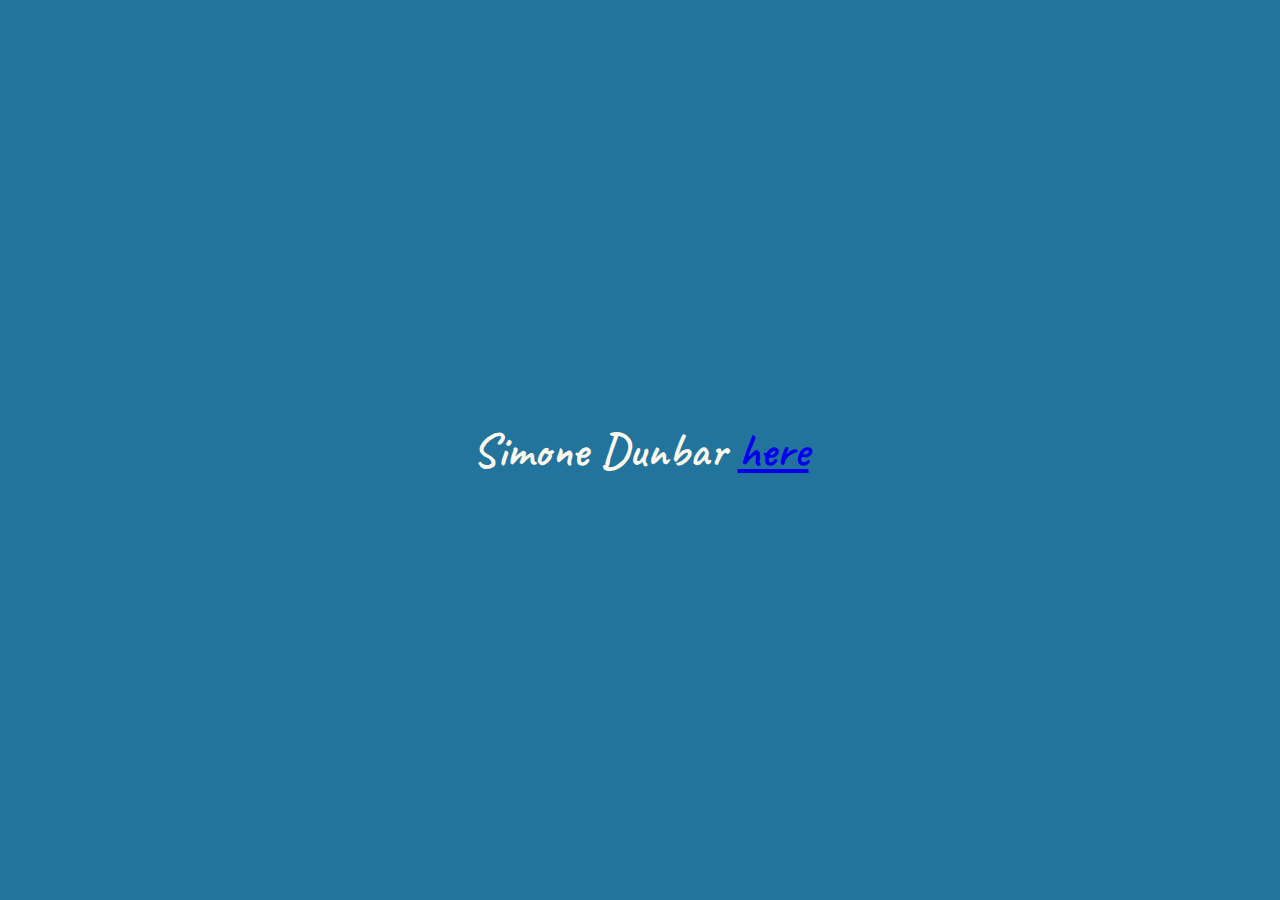
<file: index.html>
<!DOCTYPE html>
<html lang="en">
<head>
  <meta charset="UTF-8">
  <title>Loading...</title>
  <link rel="preconnect" href="https://fonts.googleapis.com">
<link rel="preconnect" href="https://fonts.gstatic.com" crossorigin>
<link href="https://fonts.googleapis.com/css2?family=Caveat:wght@400..700&family=Inter:ital,opsz,wght@0,14..32,100..900;1,14..32,100..900&family=Magra:wght@400;700&display=swap" rel="stylesheet">
  <style>
    body, html {
      height: 100%;
      margin: 0;
      background-color: #23749d;
      display: flex;
      flex-direction: column;
      justify-content: center;
      align-items: center;
      font-family:'Caveat', cursive;
    }

    .loader {
      border: 8px solid #ddd;
      border-top: 8px solid #4a90e2;
      border-radius: 50%;
      width: 60px;
      height: 60px;
      animation: spin 1s linear infinite;
    }

    @keyframes spin {
      0% { transform: rotate(0deg); }
      100% { transform: rotate(360deg); }
    }

    .name {
      font-size: 3rem;
      color: #fef9ef;
      font-weight: 600;
    }

    .loading-text {
      font-size: 1rem;
      color: #888;
    }
  </style>
</head>
<body>
  <div class="name">Simone Dunbar
    <a href="main/main.html">here</a>
  </div>
</body>
</html>
</file>
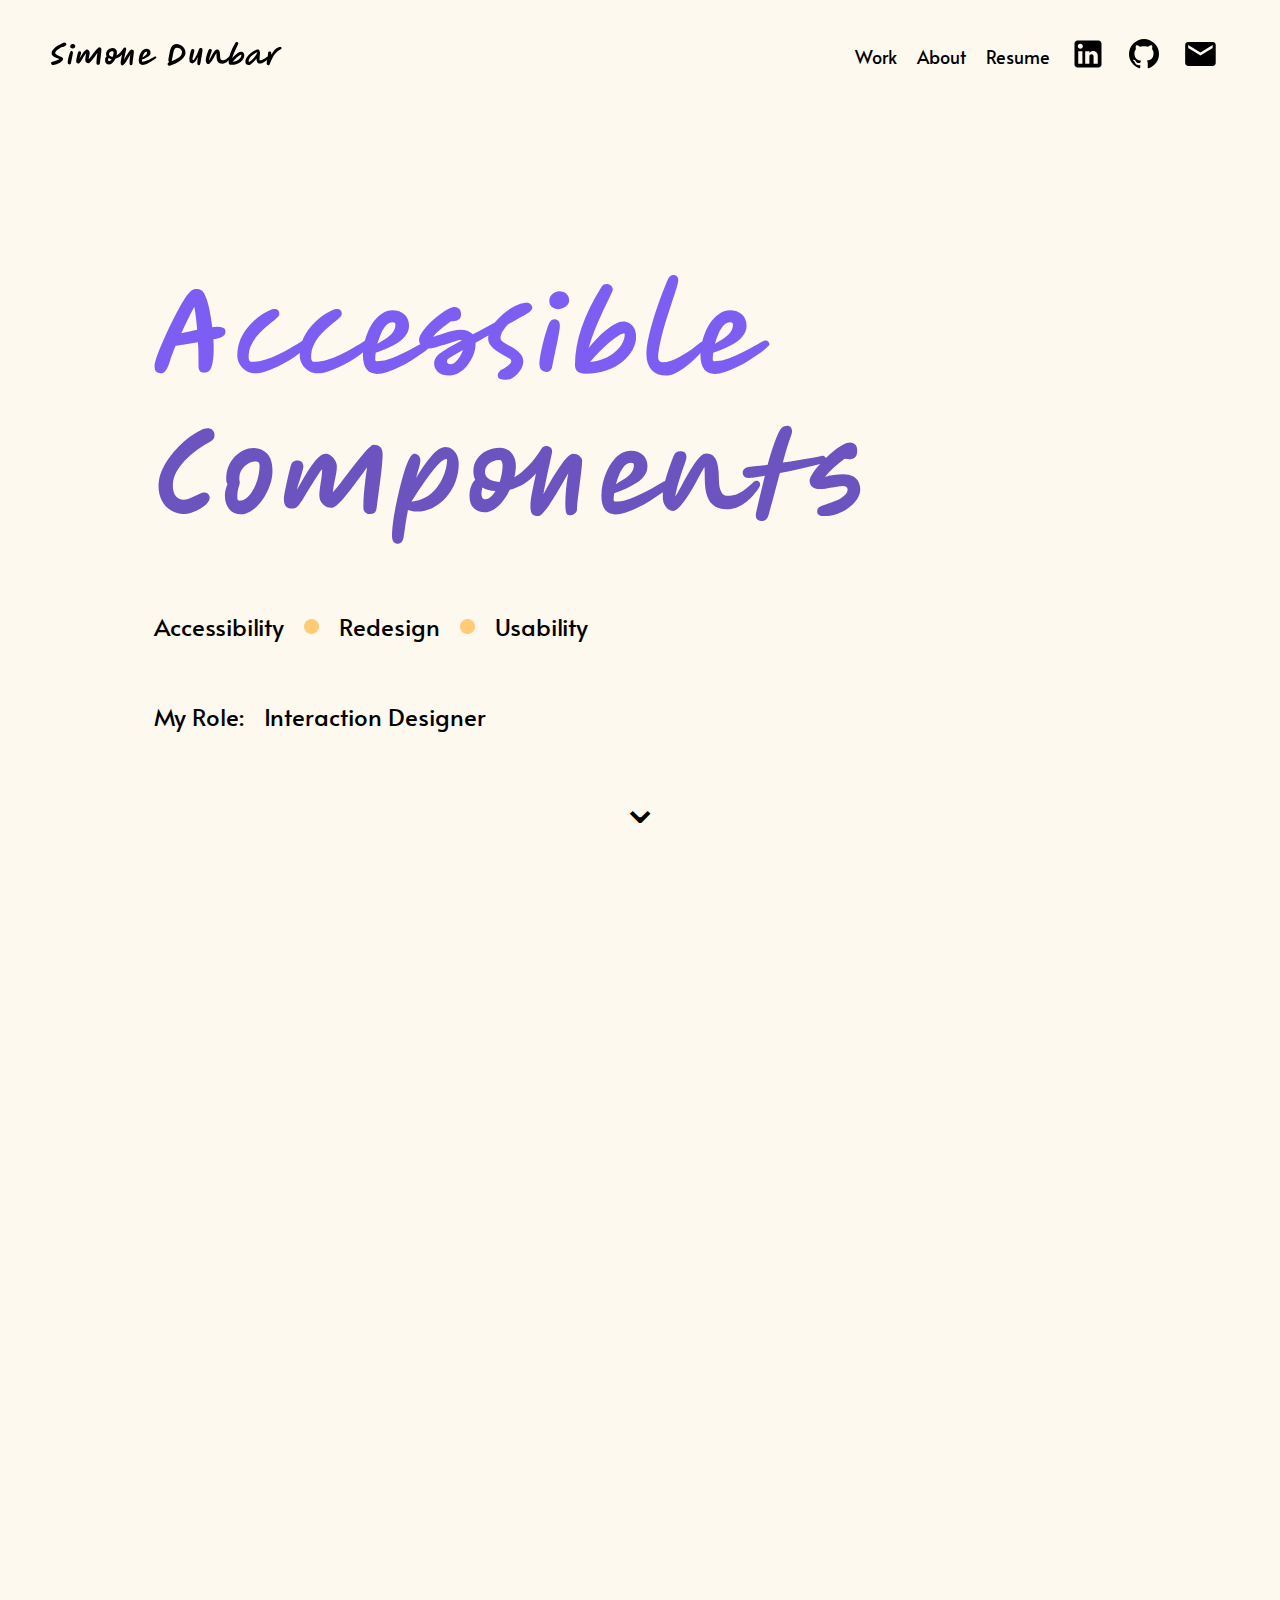
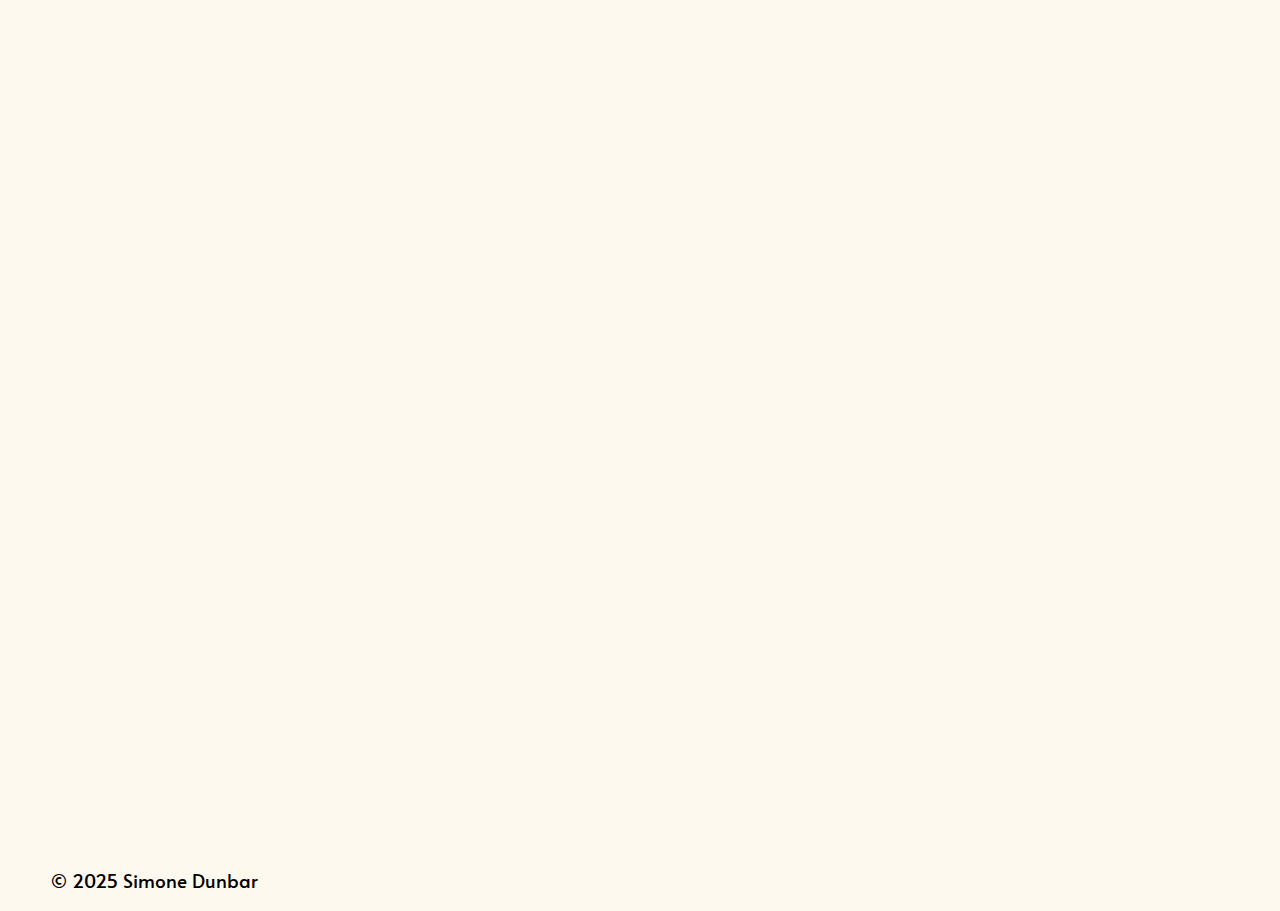
<file: accessible/AccessibleComponents.html>
<!DOCTYPE html>
<html lang="en">
<head>
    <meta charset="UTF-8">
    <meta name="viewport" content="width=device-width, initial-scale=1.0">
    <title>Accessible Components</title>
    <link rel="stylesheet" href="styles.css">
    <link href="https://fonts.googleapis.com/css2?family=Alata&display=swap" rel="stylesheet">
    
</head>
<body style="background-color: #fef9ef; font-family: 'Alata',sans-serif;">
    
    <div class="topbox"></div>
        <div class="header">
            <a href="../main/main.html">
                <img src="../main/simonedunbar.svg" alt="logo" style="width: 18vw;"></a>
          <div class="options">
              <div ><a href="../main/main.html">Work</a> </div>
              <div> <a href="../about/aboutme.html">About</a> </div>
              <div> <a href="../main/resume.pdf" target="_blank">Resume</a> </div>
              <a href="https://www.linkedin.com/in/simone-dunbar/" target="_blank">
                <img id="linkedin" src="../main/linkedin.svg" alt="linkedin" style="height: 4vh;">
              </a>
              <a href="https://github.com/smdunbar" target="_blank">
                <img id="github" src="../main/github.svg" alt="github" style="height: 4vh;">
              </a>
              <a href="mailto:simone_dunbar@brown.edu" target="_blank">
                <img id="mail" src="../main/mail.svg" alt="github" style="height: 4vh;">
              </a>
              
            </div>
        </div>
    <div class="container">
        <div class="titleContainer hidden">
            <img src="AC.svg" alt="Accessible Components" style="height: 30vh;">
            <div class="scroll-arrow" id="scrollArrow">&#8964;</div>
            <div class="experience hidden"> <!-- row-->
                <div>Accessibility</div>
                <img src="../main/yellowdot.png"alt="yellow dot" class="dot">
                    <div>Redesign </div>
                    <img src="../main/yellowdot.png" alt="yellow dot" class="dot">
                    <div>Usability</div>
                   
                </div>
                <div class="experience1 hidden"> <!-- row-->
                    <div style=" margin-right: 20px;">My Role:</div>
                    <div>Interaction Designer</div>
                    
                        
                    </div>
        </div>
    <div class="textContainer hidden">
        <div class="subtitle1 hidden">
            <div class= "hidden" style="margin-bottom: 12vh;">
                <style>
                
                    .timeline-section {
                      border-left: 3px solid #6B54C0;
                      margin-bottom: 1rem;
                      padding-left: 1rem;
                    }
                
                    .timeline-header {
                      cursor: pointer;
                      font-weight: bold;
                      background-color: #c0b9da;
                      padding: 0.5rem;
                      border-radius: 5px;
                      margin-bottom: 0.5rem;
                    }
                
                 
                  </style>
                
        
                
                  <h2 style="color: #6B54C0; margin-bottom: 1vh;">Case Study Summary</h2>
                  <p style="margin-bottom: 2vh;">Select a section to view.</p>
                  
                  <a href="#overview"> <div class="timeline-section">
                    <div class="timeline-header" >01. Overview</div>
                </div>
              </a>
                <a href="#research"> 
                  <div class="timeline-section">
                    <div class="timeline-header" >02. Research</div>
                  </div>
                  </a>
                  <a href="#implementation"> 
                  <div class="timeline-section">
                    <div class="timeline-header" >03. Implementation</div>
                    
                  </div>
                  <a href="#conclusion"> 
                  <div class="timeline-section">
                    <div class="timeline-header" >04. Conclusion</div>
                    
                  </div>
                </a>
                  
                </div>

                <div class="title hidden" id="overview">01. Overview</div>
               
                    <div  class="subtitle1 hidden"style="font-weight: 600; padding-bottom: 4vh; color: #7D5EF2;">
                        Goal
                        </div>
                        <p style="font-size: 1.5vw; padding-bottom: 4vh" class="hidden">
                            - Understand how components support accessibility by accommodating multiple input methods (mouse, keyboard) and output forms (visual style, text, screen reader labels).
<br></br>
- Recognize that components exist in different states to handle user interactions effectively.
<br></br>
- Learn to modify components by balancing trade-offs between learnability, memorability, efficiency, and accessibility.
                            </p>
                            <div  class="subtitle1 hidden"style="font-weight: 600; padding-bottom: 4vh; color: #7D5EF2;">
                                Problem Statement
                                </div>
                                <p style="font-size: 1.5vw; padding-bottom: 4vh" class="hidden">
                                    Imagine yourself navigating a website or application with a motor, visual, or audio disability. How would your experience differ from the typical user? Consider the challenges you might face with interactions, visibility, and the overall usability of the platform. How can design elements be modified or added to ensure that your experience is as seamless and efficient as possible, without feeling excluded or frustrated?
<br></br>
In user-centered design, it is essential to consider all user groups. Many commonly used components lack accessibility for individuals with motor, visual, or auditory disabilities. With this in mind, redesign a checklist or radio component by balancing learnability, memorability, efficiency, and accessibility. Using existing implementations as a foundation, evaluate the component's accessibility features to assess its usability and identify potential shortcomings.


                                </p>
                <div class="title hidden" id="research">02. Research</div>
                <div  class="subtitle1 hidden"style="font-weight: 600; padding-bottom: 4vh; color: #7D5EF2;">
                    Input
                    </div>
                <p style="font-size: 1.5vw; padding-bottom: 4vh" class="hidden">
                I analyzed the checklist/radio component interaction implementation of three commonly visited website: Amazon, Airbnb, and Google Forms. In order to asses their effectiveness, I reflected on following questions:
                <br></br>
- What is the process of interacting with each component like? What's different?
<br></br>
- What are all the functions the component can do (or can't do)?
<br></br>
- Apply the considerations from class: what functionalities of the component are learnable, memorable, efficient?
<br></br>
My findings are summarized in the table below.
                            </p>

                            <div
class="hidden"
style="font-size: 1.5vw; ;margin-top: 2vh ; margin-bottom: 8vh;"
>
<table>
    <tr>
    <th style="color:#7D5EF2; font-size: 1.4rem;"></th>
    <th style="color:#7D5EF2; font-size: 1.4rem;">Amazon</th>
    <th style="color:#7D5EF2; font-size: 1.4rem;">Airbnb</th>
    <th style="color:#7D5EF2; font-size: 1.4rem;">Google Forms</th>
    </tr>
    <tr>
        <td>Mouse/Touchpad</td>
        <td>
            In order to select an item, you must click button or label. Every selection reloads the entire page, so if you needed to select many filters, it would be inefficient.
        </td>
        <td>
            Clicking anything in the line of the option will select it rather than just the button and label. You have to select the enter button to search allowing multiple selections without reload.
        </td>
        <td>
            There are a few pixels of padding around the label and chekbox that can be selected. Allows for less precision, but not as accesible as Airbnb.
        </td>
     </tr>
    <tr>
    <td>Keyboard</td>
    <td>
        Using tab starts at the checkbox options and focuses through each one. Use enter key to select and deselect options. This is an intuitive action and is learnable.  
    </td>
    <td>
        You can step through options logically with tab key. Use spacebar to select but this is unintiutive for new users compared to enter key.
    </td>
    <td>
        You can use tab to go through the options and spacebar to select/unselect. Enter can not be used to select/unselect.
    </td>
    </tr>
    <tr>
        <td>Mobile</td>
        <td>
            The list is organized differently. You have to find the tab where the filter options are.        
        </td>
        <td>
            Functionality remains the same as touchpad.
        </td>
        <td>
            Functionality remains the same as touchpad.
        </td>
        </tr>
        
</table> 
</div>
<p style="font-size: 1.5vw; padding-bottom: 4vh" class="hidden">
    I have concluded from this input research that while many applications aim to meet accessibility needs, there are some aspects of their component designs that can be improved for increased effectiveness.
    </p>
<div  class="subtitle1 hidden"style="font-weight: 600; padding-bottom: 4vh; color: #7D5EF2;">
    Output</div>
<p style="font-size: 1.5vw; padding-bottom: 4vh" class="hidden">
    Inputs modify the state of a component, and outputs serve as a visual or functional representation of that state. They allow for a user to better understand their interaction with the component. These outputs can manifest as changes in color, opacity, border size, 3D effects, and more. State can also be conveyed through text. Furthermore, some outputs are not immediately visible, like alt text or component labels, which are typically accessed by screen readers for users with visual impairments.
<br></br>
    Returning the the aforementioned three websites, I analyzed the generated output and compared my findings below.
</p>
<div
class="hidden"
style="font-size: 1.5vw; ;margin-top: 2vh ; margin-bottom: 8vh;"
>
<table>
    <tr>
    <th style="color:#7D5EF2; font-size: 1.4rem;"></th>
    <th style="color:#7D5EF2; font-size: 1.4rem;">Amazon</th>
    <th style="color:#7D5EF2; font-size: 1.4rem;">Airbnb</th>
    <th style="color:#7D5EF2; font-size: 1.4rem;">Google Forms</th>
    </tr>
    <tr>
        <td>Mouse/Touchpad</td>
        <td>
            3 states (default, hover, selected).Selected places a checkmark in the box.
        </td>
        <td>
            3 states (default, hover, selected) Hover barely changes the look of the component. The box is slightly bolded. Selected places a checkmark in the box. every selection updates the submit button to include the number of rentals that exist.
        </td>
        <td>
            3 states (default, hover, selected) Selected places a checkmark in the box.
        </td>
     </tr>
    <tr>
    <td>Keyboard</td>
    <td>
        Focus state replaced hover (heavily bolded around the checkbox)
    </td>
    <td>
        Focus state replaced hover (heavily bolded around the checkbox).    
    </td>
    <td>
        Focus state replaced hover (heavily bolded around the checkbox).
    </td>
    </tr>
    <tr>
        <td>Mobile</td>
        <td>
            2 states (no hover). Organized differently than desktop site.
        </td>
        <td>
            2 states (no hover). Checkboxes are not oriented the same as on the desktop and you need to put in a direct search to access the filters.
        </td>
        <td>
            2 states (no hover)
        </td>
        </tr>
        
</table> 
</div>
<p style="font-size: 1.5vw; padding-bottom: 4vh" class="hidden">
    Screen Reader
    <br></br>
I also used a screen reader to navigate through the component. While there were slight differences in how each company's component interacted with the reader, the overall experience was very unintuitive. For a new user, it was challenging to navigate to the component properly. Moving through the items in the checklist was nearly impossible.
<br></br>
<span style="color: #7D5EF2;">Amazon</span>
<br></br>
I followed the instructions the reader told me and successfully navigated to the component group, but was unable to parse through optins or select them even when I used the keys it indicated.
<br></br>
<span style="color: #7D5EF2;">Airbnb</span>
<br></br>
Same issue as Amazon. It was not intuitive how to move through the options. Maybe I am just not well-versed in the usage of screenreaders, but I also think it could have been made more learnable.
<br></br>
<span style="color: #7D5EF2;">Google Forms</span>
<br></br>
It was easier to get to the items in the list, but I could not select them.
</p>
<div  class="subtitle1 hidden"style="font-weight: 600; padding-bottom: 4vh; color: #7D5EF2;">
    Observation Images
    </div>
    <p style="font-size: 1.5vw;" class="hidden">
        Amazon
       
        <div class="grid-container">
            <img class="imgContainer hidden" src="defaultAmazon.png" alt="Amazon default state"/>
            <img class="imgContainer hidden" src="hoverAmazon.png" alt="Amazon Hover state"/>
            <img class="imgContainer hidden" src="selectAmazon.png" alt="Amazon selected state"/>
            </div>
        Airbnb
        <div class="grid-container">
            <img class="imgContainer hidden" src="defaultBnb.png" alt="AirBnb default state"/>
            <img class="imgContainer hidden" src="hoverBnb.png" alt="AirBnb  Hover state"/>
            <img class="imgContainer hidden" src="selectBnb.png" alt="AirBnb  selected state"/>
            </div>
        Google Forms
        <div class="grid-container">
            <img class="imgContainer hidden" src="defaultGoogle.png" alt="Google Form default state"/>
            <img class="imgContainer hidden" src="hoverGoogle.png" alt="Google Form Hover state"/>
            <img class="imgContainer hidden" src="selectGoogle.png" alt="Google Form selected state"/>
            </div>
        </p>
        
                <div class="title hidden" id="implementation">03. Implementation</div>
                <p style="font-size: 1.5vw; padding-bottom: 4vh" class="hidden">
                    I chose to redesign the Airbnb checklist component.
                    <br></br>
                    Below are the original state models of the Airbnb checklist component:
                    </p>
                    <div  class="subtitle1 hidden"style="font-weight: 600; padding-bottom: 4vh; color: #7D5EF2;">
                        Original State Models
                        </div>
                        <div class="grid-container">
                            <img class="imgContainer hidden"  style="width: 40vw; height: auto; margin-right: 2vw;" src="beforeMouse.png" alt="before state models for mouse user"/>
                            <img class="imgContainer hidden"  style="width: 40vw; height: auto;"src="beforeKeyboard.png" alt="before state models for keyboard user"/>
                            </div>
                       
                            <div  class="subtitle1 hidden"style="font-weight: 600; padding-bottom: 4vh; color: #7D5EF2;">
                                Redesigned State Models
                            </div>
                            <div class="grid-container">
                            <img class="imgContainer "  style="width: 40vw; height: auto; margin-right: 2vw;" src="alteredMouse2.png" alt="altered state models for mouse user"/>
                            <img class="imgContainer "  style="width: 40vw; height: auto;" src="alteredKeyboard2.png" alt="altered state models for keyboard user"/>
                            </div>
                            
                          
                    <p style="font-size: 1.5vw; padding-bottom: 4vh" class="hidden">
                        My goal in the redesign was to allow more flexibility for the area that users need to click. I expanded the input to include the entire line that the item lies on rather than only the box and label. This was to increase efficiency. I also wanted to include a line of instruction for learnability. It was important to me that the hover function had a clearer state change. For keyboard users, I included enter as a selection/deselection key as I beleive it to be more intuitive than spacebar.
    
    
                        </p> 
            <div class="title hidden" id="conclusion">04. Conclusion</div>
                <p style="font-size: 1.5vw; padding-bottom: 4vh" class="hidden">
                    <span style="color: #7D5EF2;">In my observations, I found that different components excelled in usability and accessibility in various ways:</span>
<br></br>
- Amazon's keyboard navigation is intuitive, allowing users to tab through options and use the enter key for selection, enhancing learnability.
<br></br>
- Airbnb improves accessibility for mouse and touchpad users by expanding the clickable area beyond just the checkbox and label, making selection easier for those with motor impairments.
<br></br>
- Airbnb also prevents unnecessary page reloads, improving efficiency and streamlining the selection process.
<br></br>
- Google Forms provides a slight selection buffer around checkboxes, requiring less precision, which benefits users with motor difficulties.
<br></br>
<span style="color: #7D5EF2;">In my design, I aimed to use the successful features of these applications as well as improve upon some points they missed:</span>
<br></br>
- My design ensured full keyboard accessibility by allowing users to navigate with the tab key and select/deselect using both the enter and spacebar keys.
<br></br>
- I expanded the clickable area around each option to enhance usability for users with limited precision and address their "mismatch" with traditional clickable areas.
<br></br>
- A key improvement in my design was the inclusion of instructions, which increased the learnability of the component for first-time users.
<br></br>
<span style="color: #7D5EF2;">After completing this case study, I have learned a lot about the way companies view accessible interaction design:</span>
<br></br>
- Many companies prioritize mouse and touchpad users because they make up the majority, often neglecting marginalized users with different accessibility needs.
<br></br>
- To create truly inclusive experiences, designers must balance trade-offs and consider usability for all users, not just the majority.
<br></br> 
</p>
                <div  class="subtitle1 hidden"style="font-weight: 600; padding-bottom: 4vh; color: #6B54C0;">
                    Impact
                    </div>
                    <p style="font-size: 1.5vw; padding-bottom: 8vh">
                        While I challenged you to imagine yourself as a person with a motor, visual, or audio disability, the truth is that we are privileged to ignore inaccessible designs. So, doing adamant research and implementing proper features can help to keep accessibility at the forefront, ensuring that all users—regardless of their abilities—can navigate and interact with digital spaces effectively. It's essential to prioritize inclusivity in design, so no one is left behind when engaging with technology.
                        </p>

</div>
    </div>
    </div>
    <div class="footer">
        <div>© 2025 Simone Dunbar</div>
    
     </div>
<script>
      document.addEventListener("DOMContentLoaded", function () {
        const observer = new IntersectionObserver((entries) => {
            entries.forEach((entry) => {
                if (entry.isIntersecting) {
                    entry.target.classList.add('show');
                } else {
                    entry.target.classList.remove('show');
                }
            });
        }, { threshold: 0.1 });

        document.querySelectorAll('.hidden').forEach((el) => observer.observe(el));
    });

        // Scroll arrow visibility logic
        const scrollArrow = document.getElementById('scrollArrow');
        window.addEventListener('scroll', () => {
            if (window.scrollY > 50) {
                scrollArrow.classList.add('hidden-arrow');
            } else {
                scrollArrow.classList.remove('hidden-arrow');
            }
        });
        function toggleSection(header) {
      const section = header.parentElement;
      section.classList.toggle("active");
    }
</script>

</body>
</html>
</file>
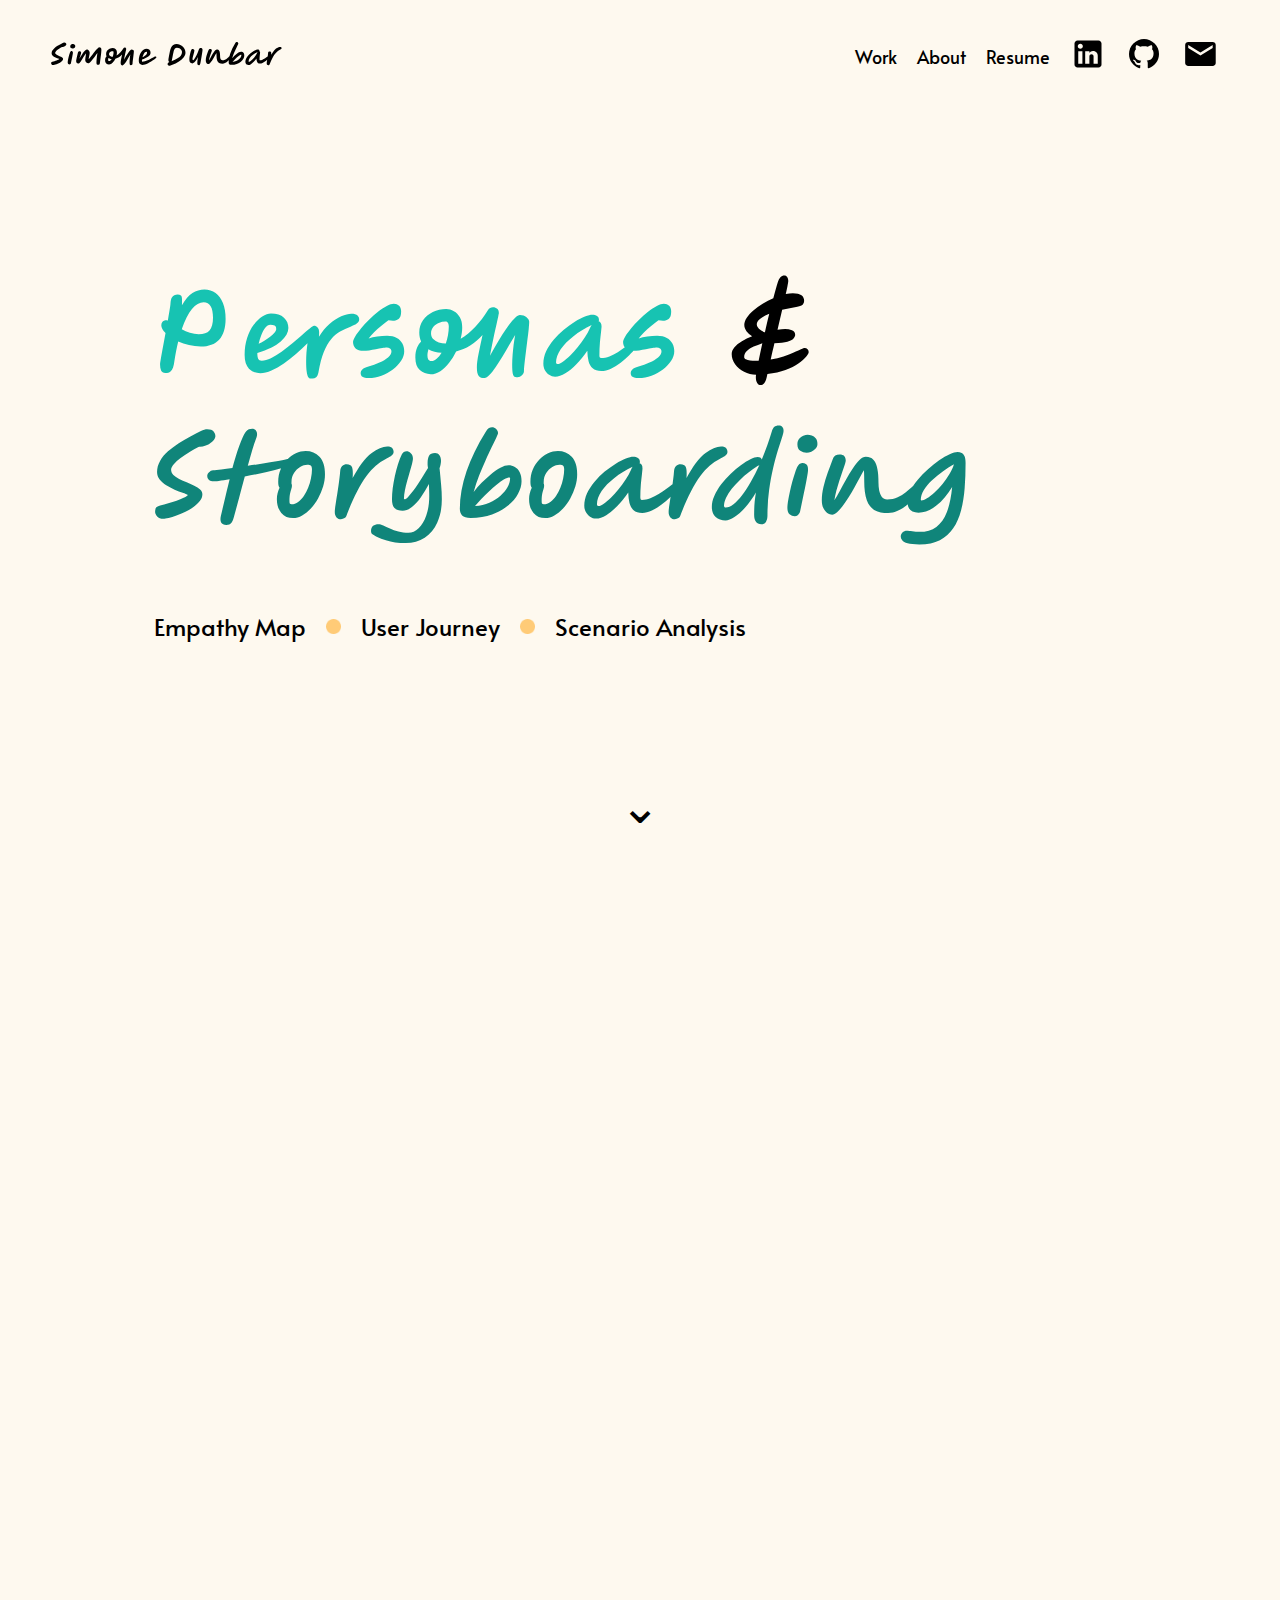
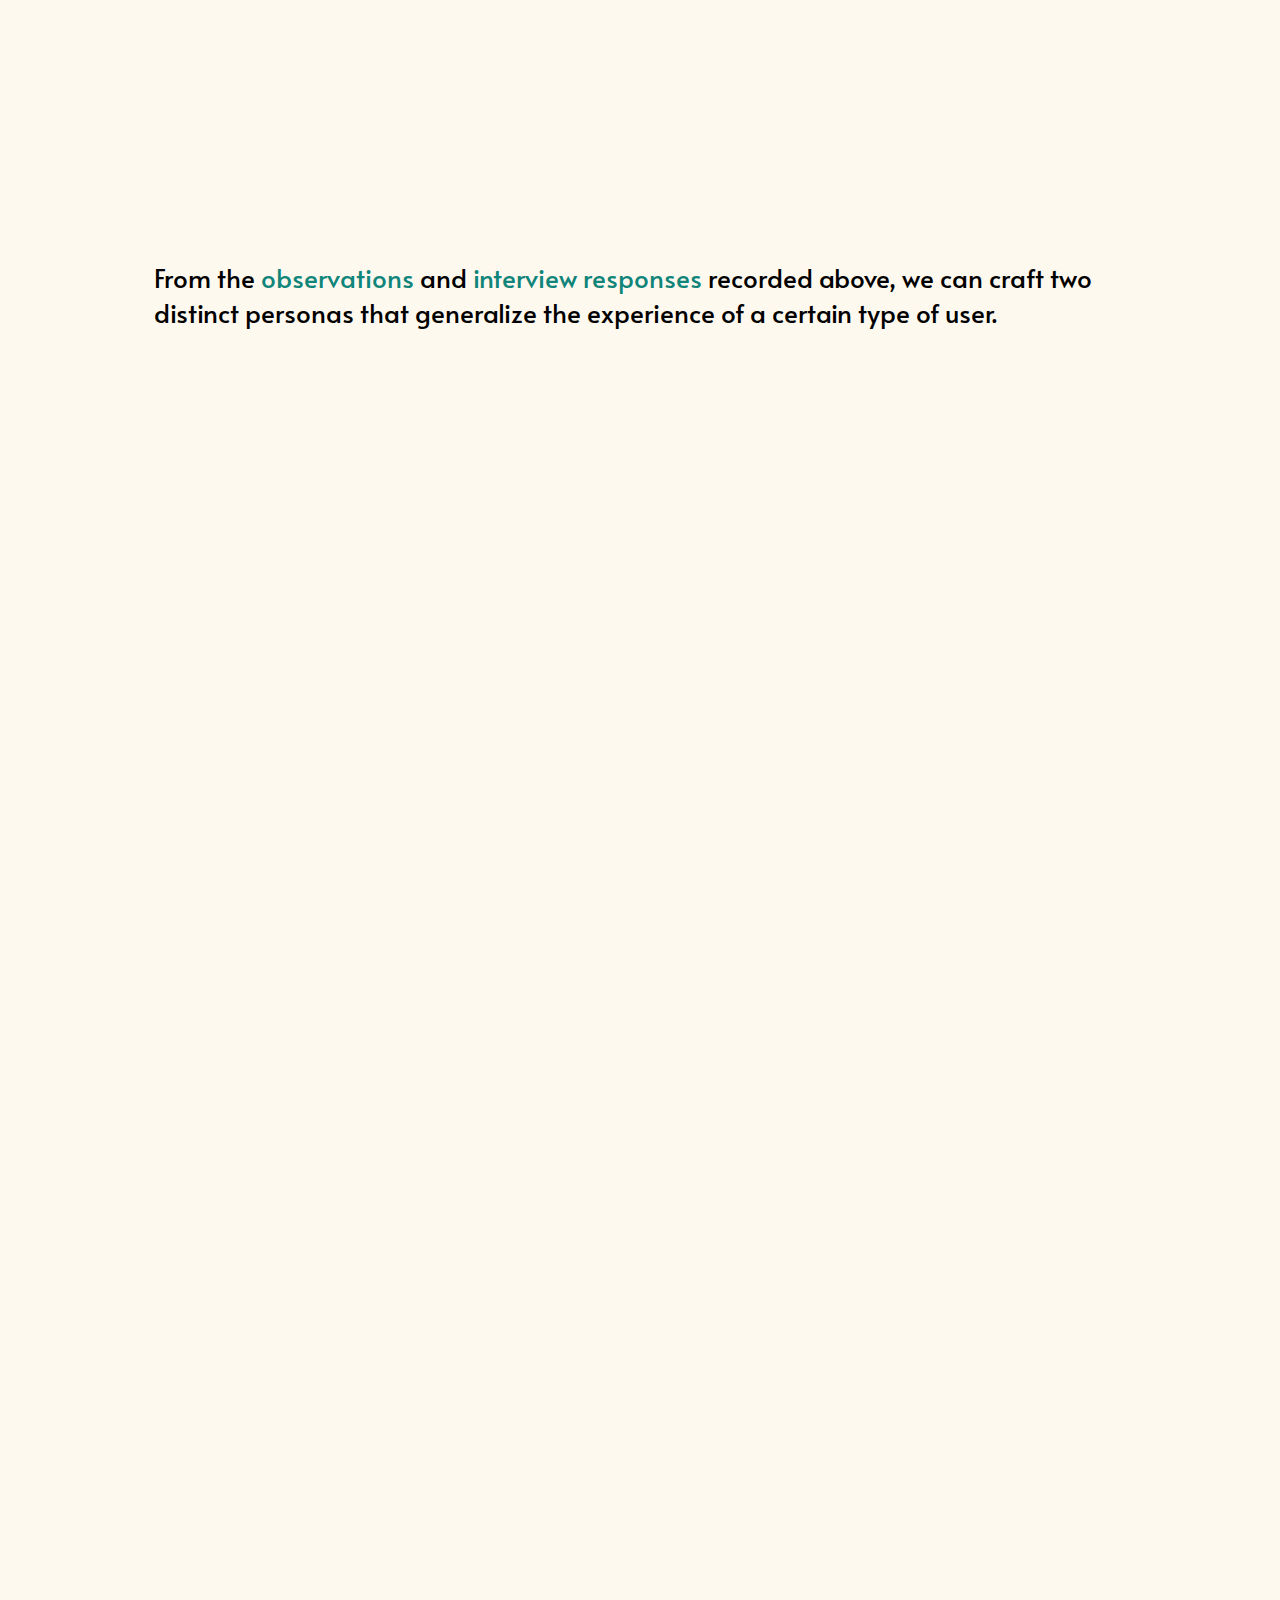
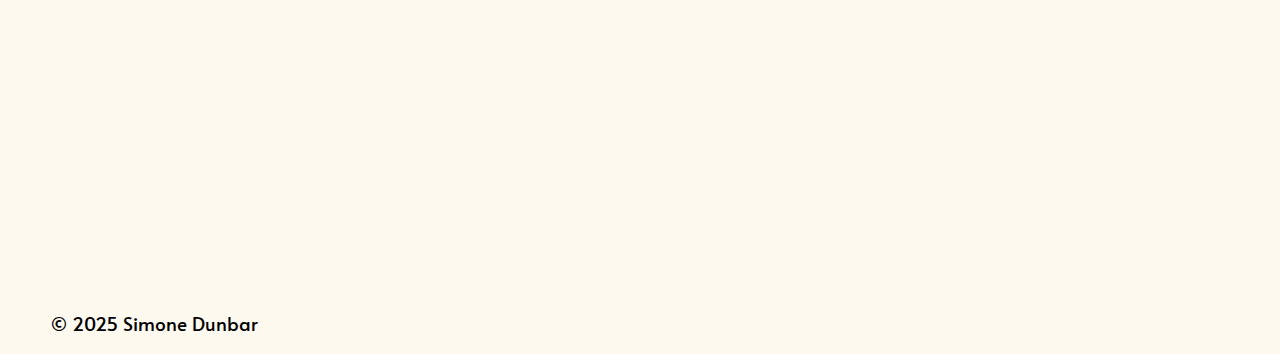
<file: personas/Personas.html>
<!DOCTYPE html>
<html lang="en">
<head>
    <meta charset="UTF-8">
    <meta name="viewport" content="width=device-width, initial-scale=1.0">
    <title>Personas</title>
    <link rel="stylesheet" href="styles1.css">
    <link href="https://fonts.googleapis.com/css2?family=Alata&display=swap" rel="stylesheet">
    
</head>
<body style="background-color: #fef9ef; font-family: 'Alata',sans-serif;">
    
    <div class="topbox"></div>
        <div class="header">
            <a href="../main/main.html">
                <img src="../main/simonedunbar.svg" alt="logo" style="width: 18vw;"></a>
          <div class="options">
              <div ><a href="../main/main.html">Work</a> </div>
              <div> <a href="../about/aboutme.html">About</a> </div>
              <div> <a href="../main/resume.pdf" target="_blank">Resume</a> </div>
              <a href="https://www.linkedin.com/in/simone-dunbar/" target="_blank">
                <img id="linkedin" src="../main/linkedin.svg" alt="linkedin" style="height: 4vh;">
              </a>
              <a href="https://github.com/smdunbar" target="_blank">
                <img id="github" src="../main/github.svg" alt="github" style="height: 4vh;">
              </a>
              <a href="mailto:simone_dunbar@brown.edu" target="_blank">
                <img id="mail" src="../main/mail.svg" alt="github" style="height: 4vh;">
              </a>
              
            </div>
        </div>
    <div class="container">
<div class="titleContainer hidden">
    <img src="PS.svg" alt="personas and storyboarding" style="height: 30vh;">
    <div class="scroll-arrow" id="scrollArrow">&#8964;</div>
    <div class="experience hidden"> <!-- row-->
        <div>Empathy Map</div>
        <img src="../main/yellowdot.png" alt="dot" class="dot">
            <div>User Journey  </div>
            <img src="../main/yellowdot.png" alt="dot" class="dot">
            <div>Scenario Analysis </div>
           
        </div>
</div>
<div class="textContainer hidden">
    <div class="subtitle1 hidden">
    

    <div class= "hidden" style="margin-bottom: 12vh;">
        <style>
        
            .timeline-section {
              border-left: 3px solid #10857A;
              margin-bottom: 1rem;
              padding-left: 1rem;
            }
        
            .timeline-header {
              cursor: pointer;
              font-weight: bold;
              background-color: #aef2e9;
              padding: 0.5rem;
              border-radius: 5px;
              margin-bottom: 0.5rem;
            }
        
            .timeline-content {
              display: none;
              padding-left: 1rem;
              margin-top: 0.3rem;
            }
        
            .timeline-content p {
              margin: 0.5rem 0;
            }
        
            .active .timeline-content {
              display: block;
            }
          </style>
        

        
          <h2 style="color: #10857A; margin-bottom: 1vh;">Process Timeline</h2>
        <p style="margin-bottom: 2vh;">Select an item to view details.</p>
          <div class="timeline-section">
            <div class="timeline-header" onclick="toggleSection(this)">01. Overview</div>
            <div class="timeline-content">
              <p>Goal and exploring the interface</p>
            </div>
        </div>
        
          <div class="timeline-section">
            <div class="timeline-header" onclick="toggleSection(this)">02. Data Collection</div>
            <div class="timeline-content">
              <p>Observations and Interviews</p>
            </div>
          </div>
        
          <div class="timeline-section">
            <div class="timeline-header" onclick="toggleSection(this)">03. Personas</div>
            <div class="timeline-content">
              <p>Develop two personas to represent common users</p>
            </div>
          </div>
        
          <div class="timeline-section">
            <div class="timeline-header" onclick="toggleSection(this)">04. Storyboard</div>
            <div class="timeline-content">
              <p>View a persona's journey</p>
            </div>
          </div>
          <div class="timeline-section">
            <div class="timeline-header" onclick="toggleSection(this)">05. Conclusion</div>
            <div class="timeline-content">
              <p>What I learned, reflection</p>
            </div>
          </div>
        </div>
        <div class="title hidden">01. Overview</div>
        <p style="font-size: 2vw; padding-bottom: 8vh;">Have you ever wondered what designers had in mind when creating a project? Have you noticed inconsistencies with human intuition and the design on an interface?</p>
    <p style="font-size: 2vw; padding-bottom: 8vh;">In interaction design, a <span style="color: #10857A;">persona</span> is a fictional representation of a user that helps designers understand their target audience. Personas are created based on user research and represent different user types, including their goals, behaviors, needs, and pain points.</p>
    <p style="font-size: 2vw; padding-bottom: 8vh;"> Today, we will explore the user interface of a <span style="color: #10857A;">CVS Pharmacy self-checkout machine</span> through the use of personas and storyboarding.</p>
    <p style="font-size: 2vw; padding-bottom: 17vh;"> Let's start by taking a look into the setup of this interface.</p>
</div>
    <div class="subtitle1 hidden"> <div style="font-weight: 600; color: #00806F">Exploring the Interface</div>
 <div>
    <div class="centeredImg">
    <img class="imgContainer hidden" src="cvsSketch.png" alt="sketch of self-checkout machine"></div>

    <p class = "hidden" style="font-size: 2vw; padding-bottom: 8vh;"> This machine aims to provide a smoother checkout for customers where they have autonomy over the purchasing process. It creates a more efficient and convenient experience for users who prefer to avoid the lines for the cashier.</p>
</div>
</div>
</div>
<div class="textContainer">
    <div class="title hidden">02. Data Collection</div>
    <p class = "hidden" style="font-size: 2vw; padding-bottom: 8vh;">To understand the user experience of the CVS self-checkout machine, we conducted <span style="color: #10857A;">observations</span> and <span style="color: #10857A;">interviews</span> with users at a local CVS store. Here are some of the key findings:</p>
    <div class="subtitle1 hidden"> <div style="font-weight: 600; font-size: 1.7vw;">Observations</div>
    <div class = "hidden" style="font-size: 1.5vw; padding-right: 22vw; margin-top: 2vh; font-weight: bold;color: #10857A;">Confident Users</div>  
    <div class = "hidden" style="font-size: 1.5vw; padding-right: 22vw; margin-top: 2vh;">- Immediately knew to scan items with no hesitation or confusion.</div>  
    
    <div class = "hidden" style="font-size: 1.5vw; padding-right: 22vw; margin-top: 2vh; font-weight: bold;color: #10857A;">Uncertain Users</div>  
    <div class = "hidden" style="font-size: 1.5vw; padding-right: 22vw; margin-top: 2vh;">- Unsure where to place items, hesitated, or placed them incorrectly.</div>  
    
    <div  class = "hidden" style="font-size: 1.5vw; padding-right: 22vw; margin-top: 2vh; font-weight: bold;color: #10857A;">Frustrations with Checkout Process</div>  
    <div class = "hidden" style="font-size: 1.5vw; padding-right: 22vw; margin-top: 2vh;">- Annoyed by excessive prompts before payment.</div>  
    <div class = "hidden" style="font-size: 1.5vw; padding-right: 22vw; margin-top: 2vh;">- Coupons did not fit easily through the slot.</div>  
    <div class = "hidden"  style="font-size: 1.5vw; padding-right: 22vw; margin-top: 2vh;">- Delays in placing coupons triggered worker assistance.</div>  
    <div class = "hidden" style="font-size: 1.5vw; padding-right: 22vw; margin-top: 2vh;">- Frustration grew while waiting for an available worker.</div>  
    <div class = "hidden" style="font-size: 1.5vw; padding-right: 22vw; margin-top: 2vh;">- Felt they might as well have waited for a cashier.</div>  
    
    <div class = "hidden" style="font-size: 1.5vw; padding-right: 22vw; margin-top: 2vh; font-weight: bold;color: #10857A;">Bagging Challenges</div>  
    <div class = "hidden" style="font-size: 1.5vw; padding-right: 22vw; margin-top: 2vh;">- Limited space made organizing scanned items difficult.</div>  
    <div class = "hidden" style="font-size: 1.5vw; padding-right: 22vw; margin-top: 2vh;">- Keeping weight correct while shuffling items was challenging.</div>      

</div>
</div>
<div class="subtitle1 hidden"> <div style="font-weight: 600; font-size: 1.7rem; ;">Interviews</div>
<div class="centeredImg">
<img class="imgContainer hidden" src="interviews.png" alt="Interviews"></div>

</div>

 
<div class="title hidden">03. Personas</div>
    <p style="font-size: 2vw; padding-bottom: 8vh;">From the <span style="color: #10857A;">observations</span> and <span style="color: #10857A;">interview responses</span> recorded above, we can craft two distinct personas that generalize the experience of a certain type of user.</p>
    <div class="subtitle1 hidden"> <div style="font-weight: 600;">Persona 1</div>
    <div style="color: #00806F;">Running Ramon</div>
    <div style="font-size: 1.5vw; padding-right: 22vw; margin-top: 2vh;">A rushing college student at Brown University. He has to pick up toiletries from CVS before running to make a meeting on time. Ramon doesn't have time to answer the prompts on the machine and wants to get out of the store as soon as possible. </div>
<div style="font-size: 1.5vw; padding-right: 22vw; margin-top: 2vh;">
He represents the user that uses self-checkout machines for convenience and speed. He is used to the self-checkout process and doesn't generally need any help from the cashier.
    </div>
</div>
<div class="centeredImg">
    <img class="imgContainer hidden" src="persona1.png" alt="Persona 1" class="persona"> 
</div>
    <div class="subtitlePersona2 hidden"> <div style="font-weight: 600;">Persona 2</div>
    <div style="color: #00806F;">Confused Callie</div>
    <div style=" font-size: 1.5vw; padding-left: 20vw; margin-top: 2vh; text-align: right;">Confused Callie is not a tech savvy girl and has a general distrust of cashiers. She likes to be in control of what she buys.</div>
    <div style=" font-size: 1.5vw; padding-left: 20vw; margin-top: 2vh; text-align: right;"> She represents the user that wants to watch over their own purchase. Although she doesn't quite understand how to use the machine, she would rather this over a cashier.</div>
    <div class="centeredImg"><img class="imgContainer hidden" src="persona2.png" alt="Persona 2" class="persona"></div>
</div>

<div class="title hidden">04. Storyboard</div>
<p class = "hidden" style="font-size: 2vw; padding-bottom: 8vh;">Storyboards  <span style="color: #10857A;">detail the journey</span> of a specific persona utilizing the interface. They point out choices and actions a user may take, highlighting the <span style="color: #10857A;">successes and pain points</span> of the interface</p>
<div class="subtitle1 hidden"> <div style="font-weight: 600; font-size: 1.7rem; ;">Confused Callie</div>
<div class="centeredImg">
<img class="imgContainer hidden" src="story1.png" alt="Storyboard1" >
<img class="imgContainer hidden" src="story2.png" alt="Storyboard2" >
<img class="imgContainer hidden" src="story3.png" alt="Storyboard3" >
</div>
<div class="title hidden">05. Conclusion</div>
<p class = "hidden" style="font-size: 2vw; padding-bottom: 8vh;">This study of interaction helps me to better understand users and properly design with groups in mind. <span style="color: #10857A;">Data collection, persona crafting, storyboard building </span> are essential components in understanding a user population and designing effective interfaces.
    <br></br>
    I learned not to make assumptions in design, as this can lead to a poor user experience. Instead, I learned to rely on <span style="color: #10857A;">user research</span> and <span style="color: #10857A;">testing</span> to inform design decisions. This approach ensures that the final product meets the needs and expectations of users.
    <br></br>
It has helped me to understand the importance of <span style="color: #10857A;">user-centered design</span> and how it can lead to better products and services. By understanding the needs and behaviors of users, designers can create interfaces that are more <span style="color: #00806F;">intuitive and user-friendly</span> .
This ultimately leads to a better user experience and increased satisfaction with the product or service.
</p>
</div>
</div>
</div>
<div class="footer">
    <div>© 2025 Simone Dunbar</div>
    

 </div>
<script>
      document.addEventListener("DOMContentLoaded", function () {
        const observer = new IntersectionObserver((entries) => {
            entries.forEach((entry) => {
                if (entry.isIntersecting) {
                    entry.target.classList.add('show');
                } else {
                    entry.target.classList.remove('show');
                }
            });
        }, { threshold: 0.1 });

        document.querySelectorAll('.hidden').forEach((el) => observer.observe(el));
    });

        // Scroll arrow visibility logic
        const scrollArrow = document.getElementById('scrollArrow');
        window.addEventListener('scroll', () => {
            if (window.scrollY > 50) {
                scrollArrow.classList.add('hidden-arrow');
            } else {
                scrollArrow.classList.remove('hidden-arrow');
            }
        });
        function toggleSection(header) {
      const section = header.parentElement;
      section.classList.toggle("active");
    }
</script>

</body>
</html>
</file>
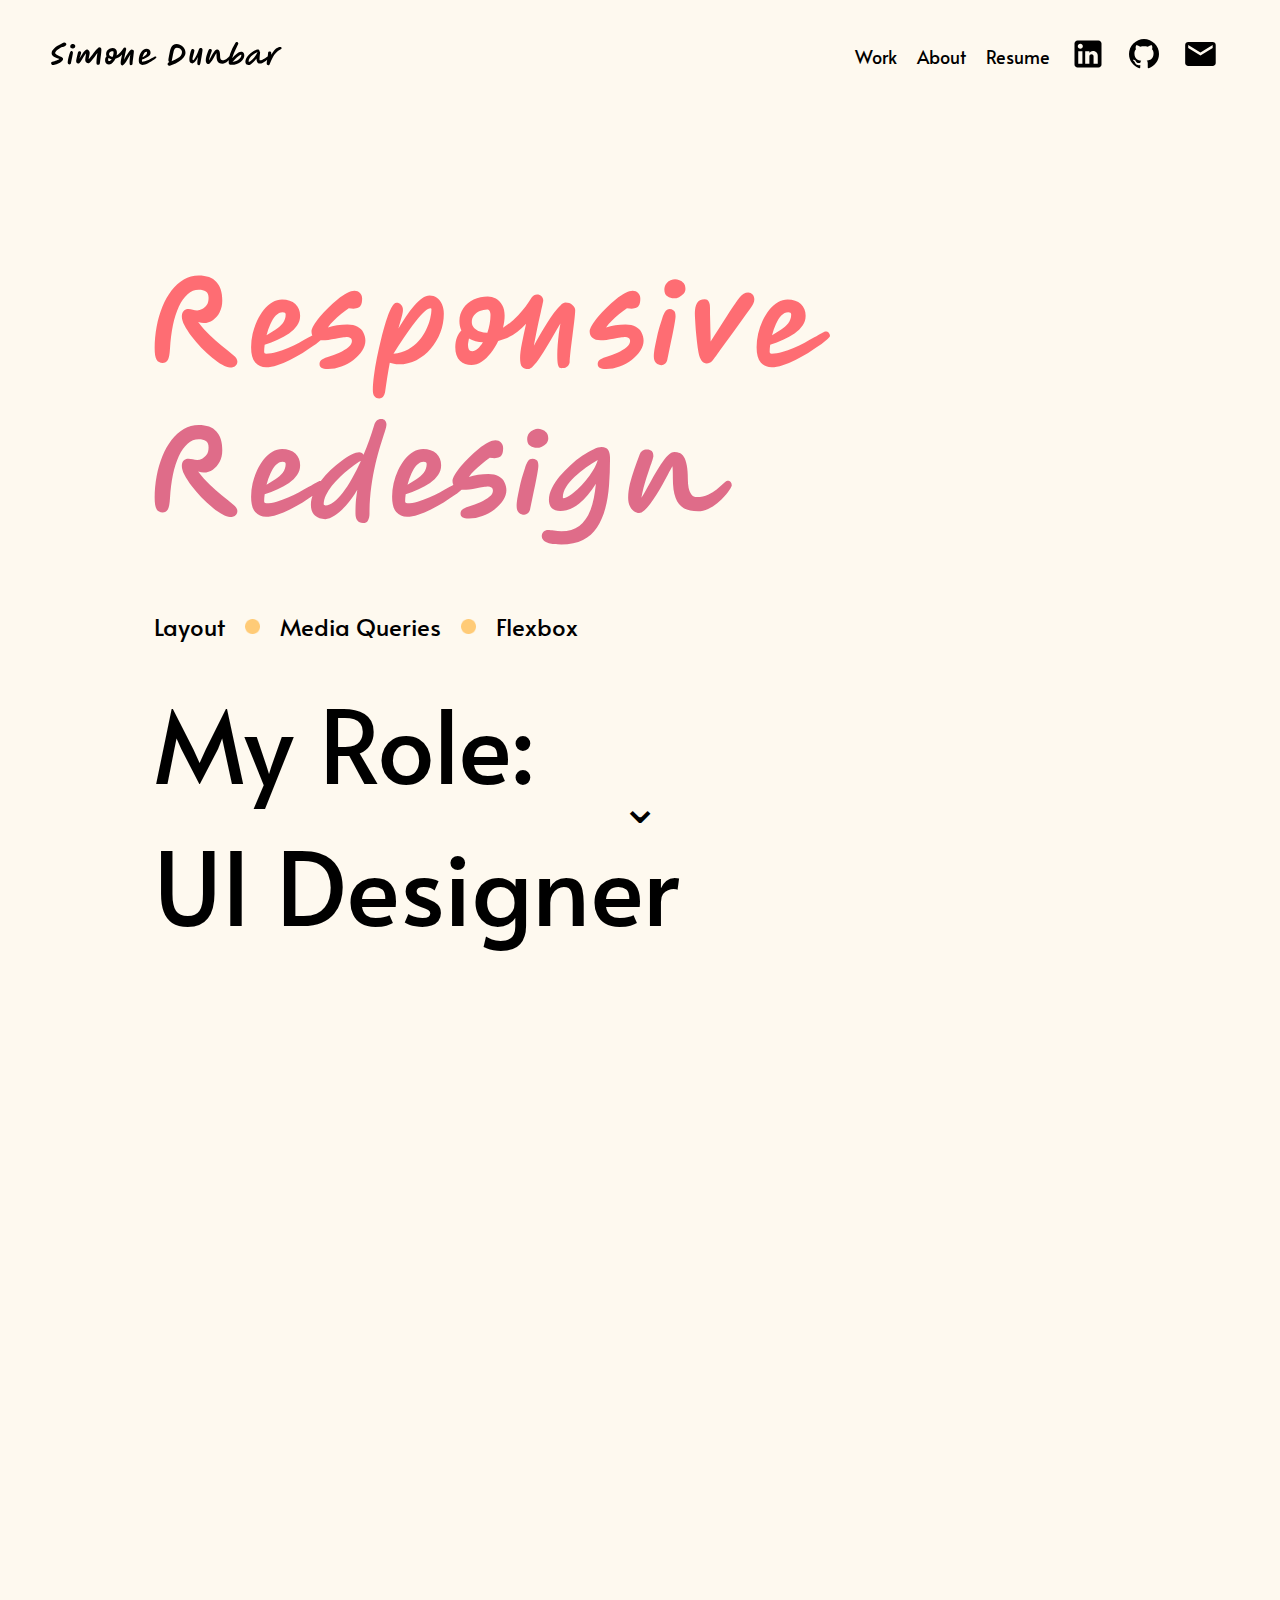
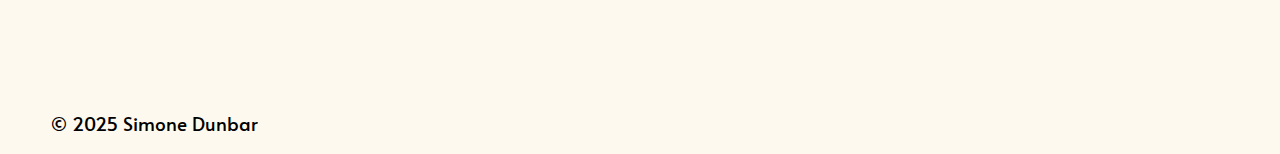
<file: responsive/ResponsiveRedesign.html>
<!DOCTYPE html>
<html lang="en">
<head>
    <meta charset="UTF-8">
    <meta name="viewport" content="width=device-width, initial-scale=1.0">
    <title>Responsive Redesign</title>
    <link rel="stylesheet" href="styles4.css">
    <link href="https://fonts.googleapis.com/css2?family=Alata&display=swap" rel="stylesheet">
    
</head>
<body style="background-color: #fef9ef; font-family: 'Alata',sans-serif;">
    
    <div class="topbox"></div>
        <div class="header">
            <a href="../main/main.html">
                <img src="../main/simonedunbar.svg" alt="logo" style="width: 18vw;"></a>
          <div class="options">
              <div ><a href="../main/main.html">Work</a> </div>
              <div> <a href="../about/aboutme.html">About</a> </div>
              <div> <a href="../main/resume.pdf" target="_blank">Resume</a> </div>
              <a href="https://www.linkedin.com/in/simone-dunbar/" target="_blank">
                <img id="linkedin" src="../main/linkedin.svg" alt="linkedin" style="height: 4vh;">
              </a>
              <a href="https://github.com/smdunbar" target="_blank">
                <img id="github" src="../main/github.svg" alt="github" style="height: 4vh;">
              </a>
              <a href="mailto:simone_dunbar@brown.edu" target="_blank">
                <img id="mail" src="../main/mail.svg" alt="email" style="height: 4vh;">
              </a>
              
            </div>
        </div>
    <div class="container">
        <div class="titleContainer hidden">
            <img src="RR.svg" alt="responsive redesign" style="height: 30vh;">
            <div class="scroll-arrow" id="scrollArrow">&#8964;</div>
            <div class="experience hidden"> <!-- row-->
                <div>Layout</div>
                <img src="../main/yellowdot.png"alt="yellow dot" class="dot">
                    <div>Media Queries </div>
                    <img src="../main/yellowdot.png" alt="yellow dot" class="dot">
                    <div>Flexbox </div>
                   
                </div>
                <div class="experience1 hidden"> <!-- row-->
                  <div style=" margin-right: 20px;">My Role:</div>
                  <div>UI Designer</div>
                  
                      
                  </div>
        </div>
<div class="textContainer hidden">
    <div class="subtitle1 hidden">
        <div class= "hidden" style="margin-bottom: 12vh;">
            <style>
            
                .timeline-section {
                  border-left: 3px solid #C52B51;
                  margin-bottom: 1rem;
                  padding-left: 1rem;
                }
            
                .timeline-header {
                  cursor: pointer;
                  font-weight: bold;
                  background-color: #f1a6a0;
                  padding: 0.5rem;
                  border-radius: 5px;
                  margin-bottom: 0.5rem;
                }
            
             
              </style>
            
    
            
              <h2 style="color: #C52B51; margin-bottom: 1vh;">Case Study Summary</h2>
              <p style="margin-bottom: 2vh;">Select a section to view.</p>
              
              <a href="#overview"> <div class="timeline-section">
                <div class="timeline-header" >01. Overview</div>
            </div>
          </a>
            <a href="#observations"> 
              <div class="timeline-section">
                <div class="timeline-header" >02. Observations</div>
              </div>
              </a>
              <a href="#designGuide"> 
              <div class="timeline-section">
                <div class="timeline-header" >03. Visual Design Style Guide</div>
                
              </div>
              <a href="#mockups"> 
              <div class="timeline-section">
                <div class="timeline-header" >04. Mockups</div>
                
              </div>
            </a>
              <a href="#redesign"> 
              <div class="timeline-section">
                <div class="timeline-header" >05. Implemented Redesign</div>
              
              </div>
            </a>
              <a href="#conclusion"> 
              <div class="timeline-section">
                <div class="timeline-header" >05. Conclusion</div>
                
              </div>
              </a>
            </div>
            <div class="title hidden" id="overview">01. Overview</div>
    <p style="font-size: 2vw; padding-bottom: 8vh;">Have you ever visited a website and struggled to navigate it or learn its features?</p>
    <p style="font-size: 2vw; padding-bottom: 8vh;">Often, this is the result of <span style="color: #DF1F11;">bad design choices</span> that do not prioritize <span style="color: #DF1F11;">information hierarchy</span> or the <span style="color: #DF1F11;">function</span> of spaces on the screen.</p>
    <p style="font-size: 2vw; padding-bottom: 8vh;"> Another common issue in website design is its responsiveness. How does the webpage react when viewed on screens of varying sizes?</p>
    <p style="font-size: 2vw; padding-bottom: 17vh;"> We can examine this issue by exploring <span > <a style="color: #DF1F11; text-decoration:underline ;" href="https://www.when2meet.com/">When2Meet</a></span>, a time organization platform that makes finding group meeting times easier.</p>
</div>
    <div class="subtitle1 hidden"> <div style="font-weight: 600; color: #C52B51; margin-bottom: 8vh;">At First Glance</div>
 <div>
    <img class="imgContainer hidden" src="before.png" alt="before redesign">
    <p class = "hidden" style="font-size: 2vw; padding-bottom: 8vh;"> I chose this website because I often use it for clubs and activities. I have never enjoyed the interface nor found it engaging or intuitive. By inspecting the page I also found that it does not respond well to page size changes as I hypothesized.
        <br> <br>
        Let's redesign this website to make it more user-friendly and visually appealing! I will focus on improving the information hierarchy, accessibility, and responsiveness of the site. I will also ensure that the design is consistent across different screen sizes in order to offer a better user experience.
    </p>
</div>
</div>
</div>
<div class="textContainer">
    <div class="title hidden" id="observations">02. Observations</div>
    <p class = "hidden" style="font-size: 2vw; padding-bottom: 8vh;">To understand the user experience of the website, I took notes on its memorability, efficiency, learnability, conceptual model, and accessibility</p>
    <div class="hidden" style="font-size: 1.5vw; padding-right: 22vw; font-weight: bold; color: #DF1F11;">
        Efficiency
    </div>
    <div class="hidden" style="font-size: 1.5vw; padding-right: 22vw; margin-top: 2vh;">
        - The layout is overly spread out, requiring excessive scrolling to access content on the left and right sides of the page.
    </div>
    <div class="hidden" style="font-size: 1.5vw; padding-right: 22vw; margin-top: 2vh;">
        - Despite this, the interface is simple and easy to navigate.
    </div>
    
    <div class="hidden" style="font-size: 1.5vw; padding-right: 22vw; margin-top: 2vh; font-weight: bold; color: #DF1F11;">
        Memorability
    </div>
    <div class="hidden" style="font-size: 1.5vw; padding-right: 22vw; margin-top: 2vh;">
        - The minimalistic design lacks contrast, color differentiation, and size variations, making it visually unmemorable.
    </div>
    <div class="hidden" style="font-size: 1.5vw; padding-right: 22vw; margin-top: 2vh;">
        - There is no clear visual hierarchy, making it harder to quickly identify important elements.
    </div>
    <div class="hidden" style="font-size: 1.5vw; padding-right: 22vw; margin-top: 2vh;">
        - Buttons and icons do not have distinct styling to indicate they are clickable, which may cause confusion.
    </div>
    
    <div class="hidden" style="font-size: 1.5vw; padding-right: 22vw; margin-top: 2vh; font-weight: bold; color: #DF1F11;">
        Learnability
    </div>
    <div class="hidden" style="font-size: 1.5vw; padding-right: 22vw; margin-top: 2vh;">
        - The interface provides clear instructions, helping users understand how to interact with key elements such as the calendar.
    </div>
    <div class="hidden" style="font-size: 1.5vw; padding-right: 22vw; margin-top: 2vh;">
        - However, a brief description of the page’s purpose could improve clarity and help users understand their tasks more easily.
    </div>
    
    <div class="hidden" style="font-size: 1.5vw; padding-right: 22vw; margin-top: 2vh; font-weight: bold; color: #DF1F11;">
        Conceptual Model
    </div>
    <div class="hidden" style="font-size: 1.5vw; padding-right: 22vw; margin-top: 2vh;">
        - The calendar feature effectively visualizes selected dates, making it intuitive for scheduling.
    </div>
    <div class="hidden" style="font-size: 1.5vw; padding-right: 22vw; margin-top: 2vh;">
        - However, beyond the calendar, the site lacks a clear conceptual model to guide users in understanding how different elements function together.
    </div>
    
    <div class="hidden" style="font-size: 1.5vw; padding-right: 22vw; margin-top: 2vh; font-weight: bold; color: #DF1F11;">
        Accessibility Concerns
    </div>
    <div class="hidden" style="font-size: 1.5vw; padding-right: 22vw; margin-top: 2vh;">
        - The absence of headings and defined page regions may make it difficult for screen readers to navigate the site efficiently.
    </div>
    <div class="hidden" style="font-size: 1.5vw; padding-right: 22vw; margin-top: 2vh;">
        - Many elements are missing labels, which makes it harder for assistive technologies to interpret content.
    </div>
    <div class="hidden" style="font-size: 1.5vw; padding-right: 22vw; margin-top: 2vh;">
        - The calendar is not keyboard-accessible; users can only select dates via mouse clicks, creating usability barriers for those who rely on keyboard navigation.
    </div>
    <div class="hidden" style="font-size: 1.5vw; padding-right: 22vw; margin-top: 2vh; margin-bottom: 8vh;">
        - These limitations could significantly impact users with accessibility needs, leading to frustration and difficulty navigating the site.
    </div>
</div>

 
<div class="title hidden" id="designGuide">03. Visual Design Style Guide</div>
    <p class= "hidden" style="font-size: 2vw; padding-bottom: 8vh;">This style guide can help keep work consistent by noting the main colors, typography, and reusable components' different states used in the design. I prioritized color and contrast.</p>
    <img class="imgContainer hidden" src="styleguide.png" alt="style guide">

    <div class="title hidden" id="mockups">04. Mockups</div>
<p style="font-size: 2vw; padding-bottom: 8vh;" class="hidden"> These mockups represent the final goal for the redesigned sites visual aspects as well as its responsivity between screens. I created a stronger information hierarchy and implemented accessible solutions such as increased text size and state changes upon hover.</p>
<div class="hidden" style="font-size: 2rem; padding-right: 22vw; font-weight: bold; color: #DF1F11;">
    Desktop
</div>
<div style="display: flex; flex-direction: row; justify-content: center; width: auto;">
<img class="imgContainer hidden" src="mockup1.png" alt="desktop mockup">
</div>

<div
class="hidden"
style="font-size: 1.5vw; ;margin-top: 2vh ; margin-bottom: 8vh;"
>
<table>
    <tr>
    <th style="color:#C52B51; font-size: 1.4rem;">Desktop to Tablet</th>
    <th style="color:#C52B51; font-size: 1.4rem;">Justification</th>
    </tr>
    <tr>
        <td>Instructions move to the top of the screen</td>
        <td>
            So that they are the first thing the user sees when they open the page. This is important for learnability and efficiency.         </td>
        </td>
        </tr>
    <tr>
    <td>Flexbox items in a row squeeze closer</td>
    <td>
        The user does not have to horizontally scroll to access content.    </td>
    </tr>
    <tr>
        <td>Font sizes decrease</td>
        <td>
            So as not to take up the entire screen and remain proportional to other content.         </td>
        </tr>
   
  
    
   
    
</table> 
</div> 
<div class="hidden" style="font-size: 2rem; padding-right: 22vw; font-weight: bold; color: #DF1F11;">
    Tablet
</div>
<div style="display: flex; flex-direction: row; justify-content: center; width: auto;">
<img class="imgContainer hidden" src="mockup2.png" alt="tablet mockup">
</div>
<div
class="hidden"
style="font-size: 1.5vw; ;margin-top: 2vh ; margin-bottom: 8vh;"
>
<table>
    <tr>
    <th style="color:#C52B51; font-size: 1.4rem;">Tablet to Smartphone</th>
    <th style="color:#C52B51; font-size: 1.4rem;">Justification</th>
    </tr>
    <tr>
        <td>Header options collapse to menu icon</td>
        <td>
            Removing oversaturation of text and replacing with an icon that implies there are more options to create a better visual layout. </td>
        </tr>
    <tr>
    <td>Flexbox items in a row collapse to column</td>
    <td>
        The user can see all content at a proper size rather than needing to zoom in.    </td>
    </tr>
    <tr>
        <td>Content scrollable</td>
        <td>
            The user can easily vertically scroll to access the remainder of the content </td>
        </tr>
        <tr>
            <td>Submission button fixed to the bottom of the screen</td>
            <td>
                The user can easily access the submission without having to scroll all the way back up or down after completing the form.   </td>
            </tr>
    <tr>
        <td>Font sizes decrease</td>
        <td>
            So as not to take up the entire screen and remain proportional to other content.         </td>
        </tr>
   
  
    
   
    
</table> 
</div> 
<div class="hidden" style="font-size: 2rem; padding-right: 22vw; font-weight: bold; color: #DF1F11;">
   Smartphone
</div>
<div style="display: flex; flex-direction: row; justify-content: center; width: auto;">
<img class="imgContainer hidden" src="mockup3.png" alt="smartphone mockup">
</div>

<div class="title hidden" id="redesign">05. Implemented Redesign</div>
<p  style="font-size: 2vw; padding-bottom: 4vh;" class="hidden"> Through the study of the original site, I was able to redesign <a style="color: #DF1F11; text-decoration:underline ;" href="https://www.when2meet.com/">When2Meet</a> to better suit user needs, intuition, and accessibility. It can be accessed by the following link.</p>

<a  class="hidden" href="https://smdunbar.github.io/whenTwoMeet/" style="font-size: 1.2rem; margin-bottom: 10vh; color: #DF1F11; text-decoration: underline;">https://smdunbar.github.io/whenTwoMeet/</a>
<p style="font-size: 2vw; padding-bottom: 4vh; margin-top: 4vh;" class="hidden"> The new website has the following considerations and features:</p>
<div
class="hidden"
style="font-size: 1.5vw; ;margin-top: 2vh ; margin-bottom: 8vh;"
>
<table>
    <tr>
    <th style="color:#C52B51; font-size: 1.4rem;">Usability Considerations</th>
    <th style="color:#C52B51; font-size: 1.4rem;">Features</th>
    </tr>
    <tr>
        <td>Efficiency</td>
        <td>
            <div style="border: 1px solid #DF1F11; padding: 10px; margin-bottom: 8px;">
                Dropdowns rather than text boxes allows for quick entry
              </div>
              <div style="border: 1px solid #DF1F11; padding: 10px; margin-bottom: 8px;">
                Defaults in the dropdowns allow for quick entry
              </div>
              <div style="border: 1px solid #DF1F11; padding: 10px;">
                Not overly spread out and easily scrollable
              </div></td>
        </tr>
    <tr>
    <td>Learnability</td>
    <td>
        <div style="border: 1px solid #DF1F11; padding: 10px; margin-bottom: 8px;">
            Clear instructions are at the top of the page
          </div>
          <div style="border: 1px solid #DF1F11; padding: 10px; margin-bottom: 8px;">
            Clear headers for date and time sections
          </div>
          <div style="border: 1px solid #DF1F11; padding: 10px;">
            Input is dropdowns rather than text boxes, creating a structured input
          </div></td>
    </tr>
    <tr>
        <td>Memorability</td>
        <td>
            <div style="border: 1px solid #DF1F11; padding: 10px; margin-bottom: 8px;">
                Visual hierarchy through color and size create memorable sections and easily identifiable buttons
              </div>
              <div style="border: 1px solid #DF1F11; padding: 10px; margin-bottom: 8px;">
                Buttons and inputs have drop shadows to indicate interaction
              </div>
              <div style="border: 1px solid #DF1F11; padding: 10px;">
                Narrative Navigation
              </div></td>
        </tr>
        <tr>
            <td>Accessibility</td>
            <td>
                <div style="border: 1px solid #DF1F11; padding: 10px; margin-bottom: 8px;">
                    Color contrast is improved
                  </div>
                  <div style="border: 1px solid #DF1F11; padding: 10px; margin-bottom: 8px;">
                    State changes are added to buttons and inputs on hover
                  </div>
                  <div style="border: 1px solid #DF1F11; padding: 10px; margin-bottom: 8px;">
                    Large enough text size
                  </div> 
                  <div style="border: 1px solid #DF1F11; padding: 10px;">
                    Font, color, and size changes offer a clear information hierarchy
                  </div></td>
            </tr>
    <tr>
        <td>Conceptual Model</td>
        <td>
            <div style="border: 1px solid #DF1F11; padding: 10px; margin-bottom: 8px;">
                Date selection is in the form of a calendar to ease user interaction
              </div>
              </td>
        </tr>
   
        
    
</table> 
</div> 
<div class="title hidden" id="conclusion">06. Conclusion</div>

        <p style="font-size: 2vw; padding-bottom: 4vh;" class="hidden">Through this project, I learned the importance of information hierarchy and accessibility in web design. 
            <span style="color: #DF1F11;"> By focusing on the user's interactions with the site, I was able to create an efficient, memorable, learnable, and accessible redesign of the original website.</span>
            
            <br><br>I also learned how to use flexbox and media queries to create a responsive design. I am proud of the final product and hope it will be more user-friendly and visually appealing than the original site.</p>
   
</div>

</div>
</div>
<div class="footer">
    <div>© 2025 Simone Dunbar</div>

 </div>

<script>
      document.addEventListener("DOMContentLoaded", function () {
        const observer = new IntersectionObserver((entries) => {
            entries.forEach((entry) => {
                if (entry.isIntersecting) {
                    entry.target.classList.add('show');
                } else {
                    entry.target.classList.remove('show');
                }
            });
        }, { threshold: 0.1 });

        document.querySelectorAll('.hidden').forEach((el) => observer.observe(el));
    });

        // Scroll arrow visibility logic
        const scrollArrow = document.getElementById('scrollArrow');
        window.addEventListener('scroll', () => {
            if (window.scrollY > 50) {
                scrollArrow.classList.add('hidden-arrow');
            } else {
                scrollArrow.classList.remove('hidden-arrow');
            }
        });
        function toggleSection(header) {
      const section = header.parentElement;
      section.classList.toggle("active");
    }
</script>

</body>
</html>
</file>
<file: accessible/styles.css>
.container{
    font-family:'Alata', sans-serif;

    padding-inline: 12vw;
    background-color: #FEF9EF;

}

.titleContainer{
    margin-top: 20vh;
    display:flex;
    justify-content: start;
    align-items: start;
    font-size: 8vw;
    font-family:'Alata', sans-serif;
    margin-bottom: 45vh;
    flex-direction: column;
}

.imgContainer{
    display: flex;

    justify-content: center;
    align-items: center;
    max-width: 70vw;
    margin-bottom: 8vh;
   border-radius: 20px;
    box-shadow: 0 4px 8px rgba(0, 0, 0, 0.2);
    margin-top: 5vh;
}

.textContainer{
    font-size: 1.4vw;
    display: flex;
    flex-direction: column;
    justify-content: flex-start
    
    
}
* {
            margin: 0;
            padding: 0;
            box-sizing: border-box;
            
        }
.hidden {
            opacity: 0;
            transform: translateY(30px);
            transition: opacity 1.3s ease-out, transform 1.3s ease-out;
        }
.show {
            opacity: 1;
            transform: translateY(0);
}

.subtitle1{
    font-size:2vw;
    margin:0;
   text-align: left;
   color: black;
}

.textContainer2{
    margin-bottom: 25vh;
   
}
.subtitlePersona2{
    font-size:2vw;
    margin:0;
   text-align: right;
   color: black;
   justify-content: flex-end;
}

@keyframes bounce {
    0%, 100% {
        transform: translateY(0);
    }
    50% {
        transform: translateY(10px);
    }
}

.scroll-arrow {

        position: fixed;
        left: 50%;
    top: 55vh;
        transform: translateX(-50%);
        font-size: 3rem;
        animation: bounce 1s infinite;
        transition: opacity 0.5s ease-out;
        
        opacity: 1 !important;;
    
    
}
.hidden-arrow {
    opacity: 0;
    pointer-events: none;
}
.row{
    display: flex;
    align-items: center;
    
}
.header{
    display: flex;
    flex-direction: row;
    justify-content: space-between;
    align-items: center;
    color: black;
    font-size: 1.2rem;
    margin-inline: 4vw;
    padding-top: 2vh;
    padding-bottom: 2vh;

    border-radius: 20px;
    background-color: #FEF9EF;
    width: 92vw;
    z-index: 1000;
    position: sticky;
    top: 1.9vh;
  }
  .topbox{
  height: 2vh;
  z-index: 1000;
  width:100%;
  background-color: #FEF9EF;
  position: sticky;
  top: 0;
  }
  .options{
    display: flex;
    flex-direction: row;
    justify-content: space-around;
    align-items: center;
    width: 30vw;
    font-size: 1.4vw;
  }
  a {
    text-decoration: none;
    color: black;
    }
    a:hover {
    text-decoration: none;  /* Removes the underline on hover */
    color: #6B54C0
  }
  
  a:active {
    text-decoration: none;  /* Removes the underline when active */
    color: black
  }
  .experience{
    margin-top: 4vh;
    display: flex;
    justify-content: center;
    align-items: center;
    flex-direction: row;
    height: 10vh;
    font-size: 1.5rem;
    width: fit-content;
  }
  .dot{
   width: 15px; height: 15px; margin-left: 20px; margin-right: 20px;
  }
  .footer{
    display: flex;
    flex-direction: row;
    justify-content: space-between;
    align-items: center;
    color: black;
    font-size: 1.2rem;
    margin-inline: 4vw;
    padding-top: 2vh;
    padding-bottom: 2vh;
    background-color: #FEF9EF;
    width: 92vw;

  }
  .title {
    font-size: 2.5vw;
    margin: 0;
    text-align: left;
    color: #6B54C0;
    margin-bottom: 2vh;
  }

                table {
                width: 100%;
                border: 1px solid #000000;
                }
            
                th, td {
                font-size: 1.2vw;
                vertical-align: center;
                padding: 1vh 2vw;
                border: 1px solid #000000;

                }
            
                tr {
                padding-bottom: 8vh;
                }
                .experience1{

                    display: flex;
                    justify-content: center;
                    align-items: center;
                    flex-direction: row;
                    height: 10vh;
                    font-size: 1.5rem;
                    width: fit-content;
                  }
                  .grid-container {
                    display: flex;
                    flex-direction: row;
                    justify-content: space-around;
                  }
</file>
<file: personas/styles1.css>
.container{
    font-family:'Alata', sans-serif;
    padding-inline: 12vw;
    background-color: #FEF9EF;

}

.titleContainer{
    margin-top: 20vh;
    display:flex;
    justify-content: start;
    align-items: start;
    font-size: 8vw;
    font-family:'Alata', sans-serif;
    margin-bottom: 45vh;
    flex-direction: column;
}
.centeredImg{
    display: flex;
    justify-content: center;
    align-items: center;
    flex-direction: column;
}

.imgContainer{
    display: flex;

    justify-content: center;
    align-items: center;
    max-width: 70vw;
    margin-bottom: 8vh;
    margin-top: 5vh;
    border-radius: 20px;
    box-shadow: 0 4px 8px rgba(0, 0, 0, 0.2);
   
}

.textContainer{
    font-size: 1.4vw;
    display: flex;
    flex-direction: column;
    justify-content: flex-start
    
    
}
* {
            margin: 0;
            padding: 0;
            box-sizing: border-box;
            
        }
.hidden {
            opacity: 0;
            transform: translateY(30px);
            transition: opacity 1.3s ease-out, transform 1.3s ease-out;
        }
.show {
            opacity: 1;
            transform: translateY(0);
}

.subtitle1{
    font-size:2vw;
    margin:0;
   text-align: left;
   color: black;
}

.textContainer2{
    margin-bottom: 25vh;
   
}
.subtitlePersona2{
    font-size:2vw;
    margin:0;
   text-align: right;
   color: black;
   justify-content: flex-end;
}

@keyframes bounce {
    0%, 100% {
        transform: translateY(0);
    }
    50% {
        transform: translateY(10px);
    }
}

.scroll-arrow {

        position: fixed;
        left: 50%;
    top: 55vh;
        transform: translateX(-50%);
        font-size: 3rem;
        animation: bounce 1s infinite;
        transition: opacity 0.5s ease-out;
        
        opacity: 1 !important;;
    
    
}
.hidden-arrow {
    opacity: 0;
    pointer-events: none;
}
.row{
    display: flex;
    align-items: center;
    
}
a {
    text-decoration: none;
    color: black;
    }
    a:hover {
    text-decoration: none;  /* Removes the underline on hover */
    color: #10857A
  }

  a:active {
    text-decoration: none;  /* Removes the underline when active */
    color: black
  }
 
    .header{
        display: flex;
        flex-direction: row;
        justify-content: space-between;
        align-items: center;
        color: black;
        font-size: 1.2rem;
        margin-inline: 4vw;
        padding-top: 2vh;
        padding-bottom: 2vh;
    
        border-radius: 20px;
        background-color: #FEF9EF;
        width: 92vw;
        z-index: 1000;
        position: sticky;
        top: 1.9vh;
    }
    .topbox{
      height: 2vh;
      z-index: 1000;
      width:100%;
      background-color: #FEF9EF;
      position: sticky;
      top: 0;
    }
    .options{
        display: flex;
        flex-direction: row;
        justify-content: space-around;
        align-items: center;
        width: 30vw;
        font-size: 1.4vw;
    }
    .experience{
        margin-top: 4vh;
        display: flex;
        justify-content: center;
        align-items: center;
        flex-direction: row;
        height: 10vh;
        font-size: 1.5rem;
        width: fit-content;
      }

      .dot{
        width: 15px; height: 15px; margin-left: 20px; margin-right: 20px;
       }
       .footer{
        display: flex;
        flex-direction: row;
        justify-content: space-between;
        align-items: center;
        color: black;
        font-size: 1.2rem;
        margin-inline: 4vw;
        padding-top: 2vh;
        padding-bottom: 2vh;
        background-color: #FEF9EF;
        width: 92vw;
    
      }
      .title {
        font-size: 2.5vw;
        margin: 0;
        text-align: left;
        color: #10857A;
        margin-bottom: 2vh;
        scroll-margin-top: 20vh;
      }

      .experience1{

        display: flex;
        justify-content: center;
        align-items: center;
        flex-direction: row;
        height: 10vh;
        font-size: 1.5rem;
        width: fit-content;
      }
</file>
<file: responsive/styles4.css>
.container{
    font-family:'Alata', sans-serif;

    padding-inline: 12vw;
    background-color: #FEF9EF;

}

.titleContainer{
    margin-top: 20vh;
    display:flex;
    justify-content: start;
    align-items: start;
    font-size: 8vw;
    font-family:'Alata', sans-serif;
    margin-bottom: 45vh;
    flex-direction: column;
}

.imgContainer{
    display: flex;

    justify-content: center;
    align-items: center;
    max-width: 70vw;
    margin-bottom: 8vh;
   border-radius: 20px;
    box-shadow: 0 4px 8px rgba(0, 0, 0, 0.2);
    margin-top: 5vh;
}

.textContainer{
    font-size: 1.4vw;
    display: flex;
    flex-direction: column;
    justify-content: flex-start
    
    
}
* {
            margin: 0;
            padding: 0;
            box-sizing: border-box;
            
        }
.hidden {
            opacity: 0;
            transform: translateY(30px);
            transition: opacity 1.3s ease-out, transform 1.3s ease-out;
        }
.show {
            opacity: 1;
            transform: translateY(0);
}

.subtitle1{
    font-size:2vw;
    margin:0;
   text-align: left;
   color: black;
}

.textContainer2{
    margin-bottom: 25vh;
   
}
.subtitlePersona2{
    font-size:2vw;
    margin:0;
   text-align: right;
   color: black;
   justify-content: flex-end;
}

@keyframes bounce {
    0%, 100% {
        transform: translateY(0);
    }
    50% {
        transform: translateY(10px);
    }
}

.scroll-arrow {

        position: fixed;
        left: 50%;
    top: 55vh;
        transform: translateX(-50%);
        font-size: 3rem;
        animation: bounce 1s infinite;
        transition: opacity 0.5s ease-out;
        
        opacity: 1 !important;;
    
    
}
.hidden-arrow {
    opacity: 0;
    pointer-events: none;
}
.row{
    display: flex;
    align-items: center;
    
}
.header{
    display: flex;
    flex-direction: row;
    justify-content: space-between;
    align-items: center;
    color: black;
    font-size: 1.2rem;
    margin-inline: 4vw;
    padding-top: 2vh;
    padding-bottom: 2vh;

    border-radius: 20px;
    background-color: #FEF9EF;
    width: 92vw;
    z-index: 1000;
    position: sticky;
    top: 1.9vh;
  }
  .topbox{
  height: 2vh;
  z-index: 1000;
  width:100%;
  background-color: #FEF9EF;
  position: sticky;
  top: 0;
  }
  .options{
    display: flex;
    flex-direction: row;
    justify-content: space-around;
    align-items: center;
    width: 30vw;
    font-size: 1.4vw;
  }
  a {
    text-decoration: none;
    color: black;
    }
    a:hover {
    text-decoration: none;  /* Removes the underline on hover */
    color: #8A7DBB
  }
  
  a:active {
    text-decoration: none;  /* Removes the underline when active */
    color: black
  }
  .experience{
    margin-top: 4vh;
    display: flex;
    justify-content: center;
    align-items: center;
    flex-direction: row;
    height: 10vh;
    font-size: 1.5rem;
    width: fit-content;
  }
  .dot{
   width: 15px; height: 15px; margin-left: 20px; margin-right: 20px;
  }
  .footer{
    display: flex;
    flex-direction: row;
    justify-content: space-between;
    align-items: center;
    color: black;
    font-size: 1.2rem;
    margin-inline: 4vw;
    padding-top: 2vh;
    padding-bottom: 2vh;
    background-color: #FEF9EF;
    width: 92vw;

  }
  .title {
    font-size: 2.5vw;
    margin: 0;
    text-align: left;
    color: #C52B51;
    margin-bottom: 2vh;
  }

                table {
                width: 100%;
                border: 1px solid #000000;
                }
            
                th, td {
                font-size: 1.2vw;
                vertical-align: center;
                padding: 1vh 2vw;
                border: 1px solid #000000;

                }
            
                th:first-child,
                td:first-child {
                width: 30%;
                padding-right: 2vw;
                }
            
                th:last-child,
                td:last-child {
                width: 70%;
                }
            
                tr {
                padding-bottom: 8vh;
                }
</file>
